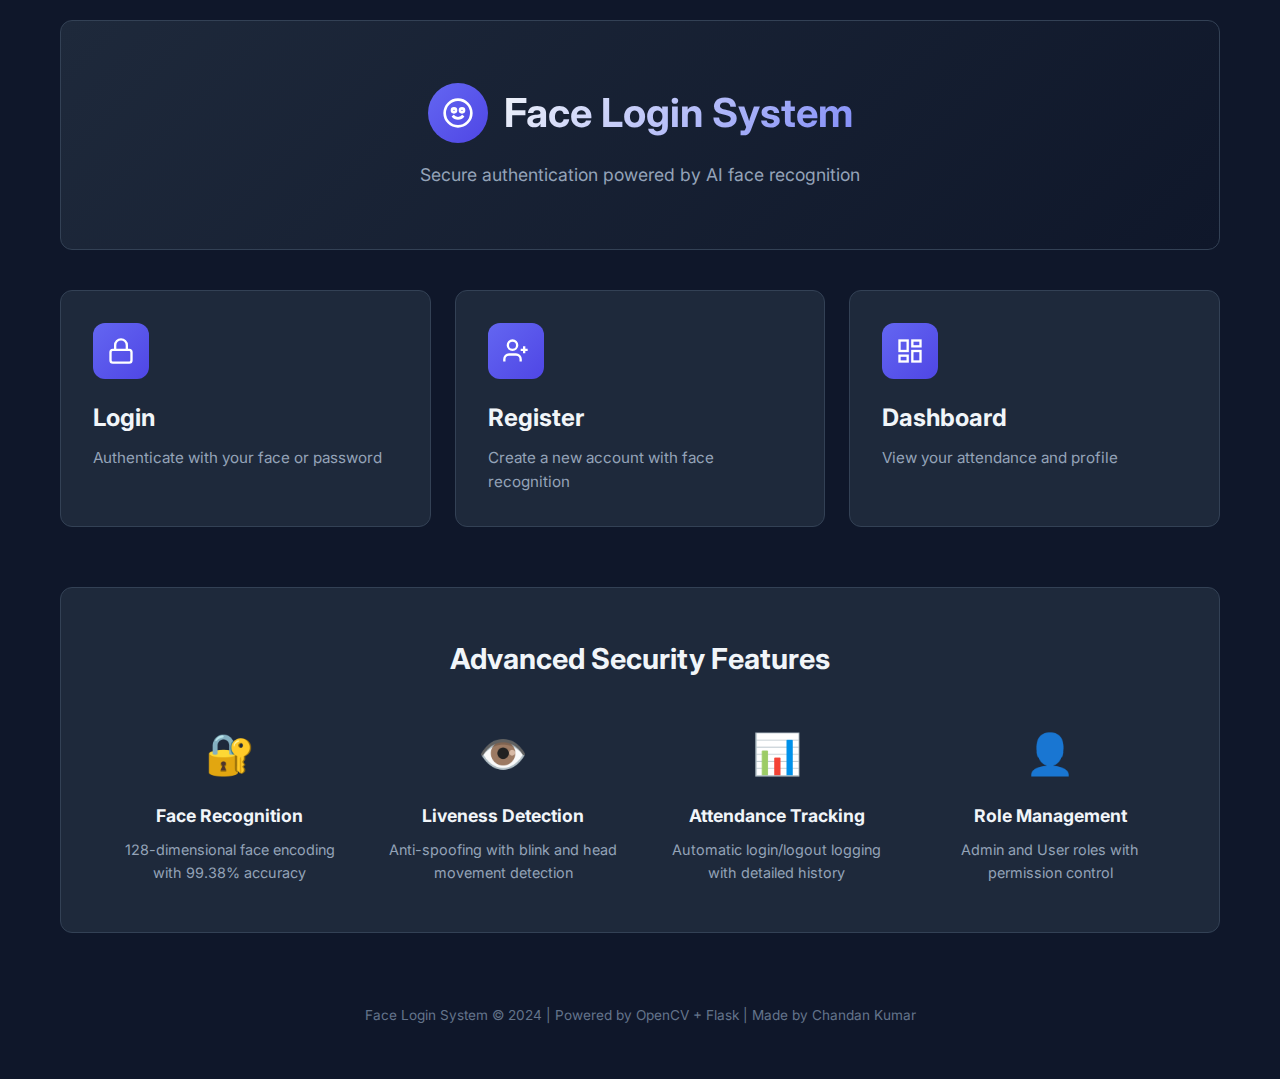
<file: templates/index.html>
<!DOCTYPE html>
<html lang="en">

<head>
    <meta charset="UTF-8">
    <meta name="viewport" content="width=device-width, initial-scale=1.0">
    <title>Face Login System</title>
    <meta name="description" content="Secure face recognition authentication system">
    <link rel="stylesheet" href="/static/css/style.css">
    <link href="https://fonts.googleapis.com/css2?family=Inter:wght@300;400;500;600;700&display=swap" rel="stylesheet">
</head>

<body>
    <div class="app-container">
        <!-- Hero Section -->
        <header class="hero">
            <div class="hero-content">
                <div class="logo-container">
                    <div class="logo-icon">
                        <svg viewBox="0 0 24 24" fill="none" stroke="currentColor" stroke-width="2">
                            <path d="M12 2C6.48 2 2 6.48 2 12s4.48 10 10 10 10-4.48 10-10S17.52 2 12 2z" />
                            <circle cx="9" cy="10" r="1.5" />
                            <circle cx="15" cy="10" r="1.5" />
                            <path d="M8 14s1.5 2 4 2 4-2 4-2" />
                        </svg>
                    </div>
                    <h1>Face Login System</h1>
                </div>
                <p class="hero-tagline">Secure authentication powered by AI face recognition</p>
            </div>
        </header>

        <!-- Main Content -->
        <main class="main-content">
            <div class="feature-cards">
                <a href="/login" class="feature-card login-card">
                    <div class="card-icon">
                        <svg viewBox="0 0 24 24" fill="none" stroke="currentColor" stroke-width="2">
                            <rect x="3" y="11" width="18" height="11" rx="2" ry="2" />
                            <path d="M7 11V7a5 5 0 0 1 10 0v4" />
                        </svg>
                    </div>
                    <h2>Login</h2>
                    <p>Authenticate with your face or password</p>
                    <span class="card-arrow">→</span>
                </a>

                <a href="/register" class="feature-card register-card">
                    <div class="card-icon">
                        <svg viewBox="0 0 24 24" fill="none" stroke="currentColor" stroke-width="2">
                            <path d="M16 21v-2a4 4 0 0 0-4-4H6a4 4 0 0 0-4 4v2" />
                            <circle cx="9" cy="7" r="4" />
                            <path d="M19 8v6M22 11h-6" />
                        </svg>
                    </div>
                    <h2>Register</h2>
                    <p>Create a new account with face recognition</p>
                    <span class="card-arrow">→</span>
                </a>

                <a href="/dashboard" class="feature-card dashboard-card">
                    <div class="card-icon">
                        <svg viewBox="0 0 24 24" fill="none" stroke="currentColor" stroke-width="2">
                            <rect x="3" y="3" width="7" height="9" />
                            <rect x="14" y="3" width="7" height="5" />
                            <rect x="14" y="12" width="7" height="9" />
                            <rect x="3" y="16" width="7" height="5" />
                        </svg>
                    </div>
                    <h2>Dashboard</h2>
                    <p>View your attendance and profile</p>
                    <span class="card-arrow">→</span>
                </a>
            </div>

            <!-- Features Section -->
            <section class="features-section">
                <h2>Advanced Security Features</h2>
                <div class="features-grid">
                    <div class="feature-item">
                        <div class="feature-icon">🔐</div>
                        <h3>Face Recognition</h3>
                        <p>128-dimensional face encoding with 99.38% accuracy</p>
                    </div>
                    <div class="feature-item">
                        <div class="feature-icon">👁️</div>
                        <h3>Liveness Detection</h3>
                        <p>Anti-spoofing with blink and head movement detection</p>
                    </div>
                    <div class="feature-item">
                        <div class="feature-icon">📊</div>
                        <h3>Attendance Tracking</h3>
                        <p>Automatic login/logout logging with detailed history</p>
                    </div>
                    <div class="feature-item">
                        <div class="feature-icon">👤</div>
                        <h3>Role Management</h3>
                        <p>Admin and User roles with permission control</p>
                    </div>
                </div>
            </section>
        </main>

        <!-- Footer -->
        <footer class="footer">
            <p>Face Login System &copy; 2024 | Powered by OpenCV + Flask | Made by Chandan Kumar</p>
        </footer>
    </div>

    <script src="/static/js/camera.js"></script>
</body>

</html>
</file>
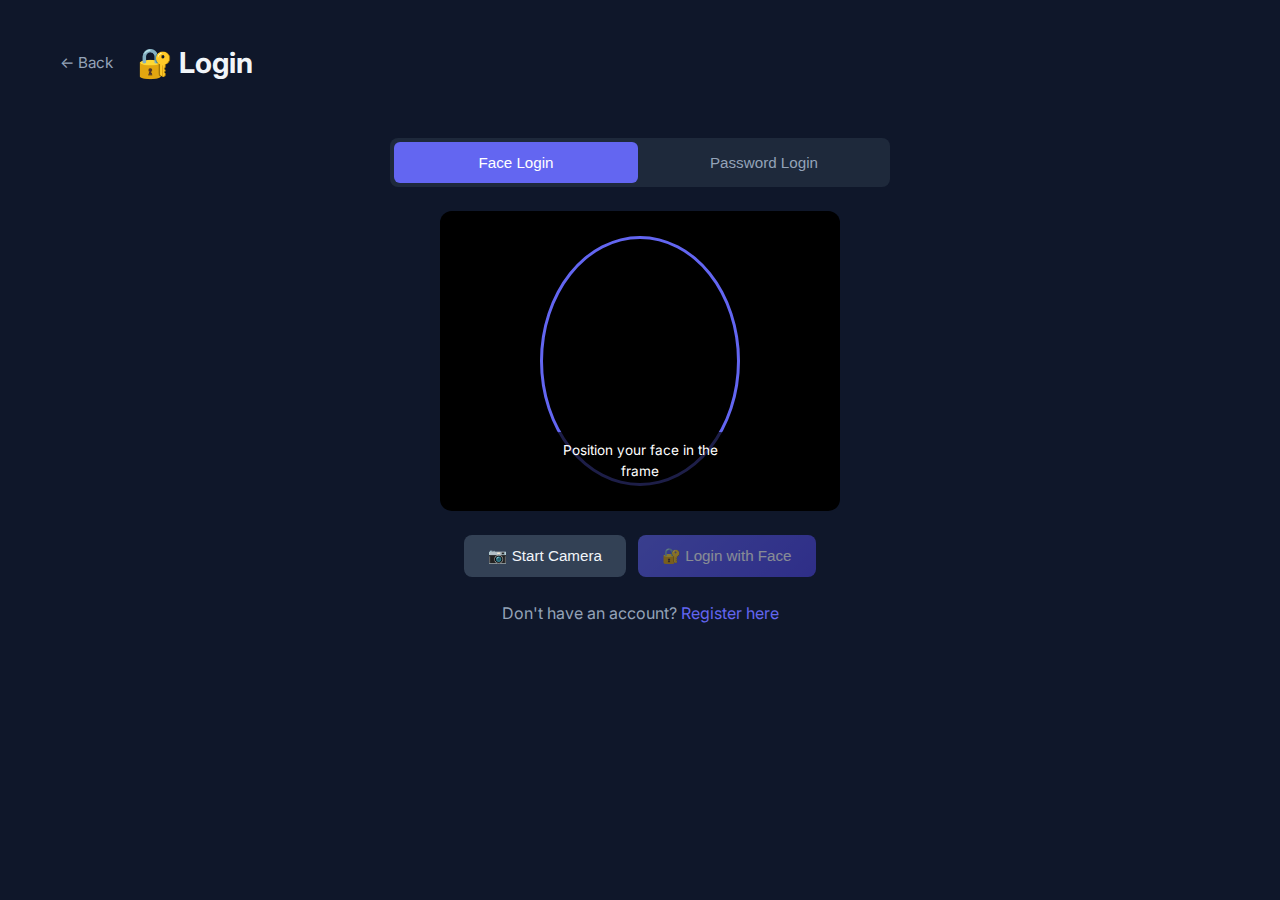
<file: templates/login.html>
<!DOCTYPE html>
<html lang="en">

<head>
    <meta charset="UTF-8">
    <meta name="viewport" content="width=device-width, initial-scale=1.0">
    <title>Login - Face Login System</title>
    <link rel="stylesheet" href="/static/css/style.css">
    <link href="https://fonts.googleapis.com/css2?family=Inter:wght@300;400;500;600;700&display=swap" rel="stylesheet">
</head>

<body>
    <div class="app-container">
        <header class="page-header">
            <a href="/" class="back-link">← Back</a>
            <h1>🔐 Login</h1>
        </header>

        <main class="auth-container">
            <!-- Login Method Tabs -->
            <div class="auth-tabs">
                <button class="tab-btn active" data-tab="face">Face Login</button>
                <button class="tab-btn" data-tab="password">Password Login</button>
            </div>

            <!-- Face Login Tab -->
            <div id="face-tab" class="tab-content active">
                <div class="camera-section">
                    <div class="camera-container">
                        <video id="video" autoplay playsinline></video>
                        <canvas id="canvas" style="display: none;"></canvas>
                        <div class="camera-overlay">
                            <div class="face-frame"></div>
                        </div>
                        <div id="camera-message" class="camera-message">
                            Position your face in the frame
                        </div>
                    </div>

                    <div class="camera-controls">
                        <button id="start-camera-btn" class="btn btn-secondary">
                            📷 Start Camera
                        </button>
                        <button id="capture-btn" class="btn btn-primary" disabled>
                            🔐 Login with Face
                        </button>
                    </div>
                </div>
            </div>

            <!-- Password Login Tab -->
            <div id="password-tab" class="tab-content">
                <form id="password-form" class="auth-form">
                    <div class="form-group">
                        <label for="username">Username or Email</label>
                        <input type="text" id="username" name="username" required
                            placeholder="Enter your username or email">
                    </div>

                    <div class="form-group">
                        <label for="password">Password</label>
                        <input type="password" id="password" name="password" required placeholder="Enter your password">
                    </div>

                    <button type="submit" class="btn btn-primary btn-full">
                        Login
                    </button>
                </form>
            </div>

            <!-- Status Messages -->
            <div id="status-container" class="status-container"></div>

            <!-- Link to Register -->
            <p class="auth-link">
                Don't have an account? <a href="/register">Register here</a>
            </p>
        </main>
    </div>

    <script src="/static/js/camera.js"></script>
    <script>
        // Tab switching
        document.querySelectorAll('.tab-btn').forEach(btn => {
            btn.addEventListener('click', () => {
                document.querySelectorAll('.tab-btn').forEach(b => b.classList.remove('active'));
                document.querySelectorAll('.tab-content').forEach(t => t.classList.remove('active'));
                btn.classList.add('active');
                document.getElementById(btn.dataset.tab + '-tab').classList.add('active');
            });
        });

        // Status display
        function showStatus(message, type = 'info') {
            const container = document.getElementById('status-container');
            container.innerHTML = `<div class="status ${type}">${message}</div>`;
        }

        // Face Login
        const video = document.getElementById('video');
        const canvas = document.getElementById('canvas');
        const startCameraBtn = document.getElementById('start-camera-btn');
        const captureBtn = document.getElementById('capture-btn');
        let stream = null;

        startCameraBtn.addEventListener('click', async () => {
            try {
                stream = await navigator.mediaDevices.getUserMedia({
                    video: { facingMode: 'user', width: 640, height: 480 }
                });
                video.srcObject = stream;
                startCameraBtn.style.display = 'none';
                captureBtn.disabled = false;
                showStatus('Camera ready. Position your face and click Login.', 'success');
            } catch (err) {
                showStatus('Camera access denied: ' + err.message, 'error');
            }
        });

        captureBtn.addEventListener('click', async () => {
            if (!stream) return;

            showStatus('Capturing and processing...', 'info');
            captureBtn.disabled = true;

            // Capture frame
            canvas.width = video.videoWidth;
            canvas.height = video.videoHeight;
            canvas.getContext('2d').drawImage(video, 0, 0);
            const imageData = canvas.toDataURL('image/jpeg', 0.9);

            try {
                const response = await fetch('/api/login/face', {
                    method: 'POST',
                    headers: { 'Content-Type': 'application/json' },
                    body: JSON.stringify({ face_image: imageData })
                });

                const data = await response.json();

                if (data.success) {
                    localStorage.setItem('token', data.access_token);
                    localStorage.setItem('user', JSON.stringify(data.user));
                    showStatus(`Welcome, ${data.user.username}! Confidence: ${data.confidence.toFixed(1)}%`, 'success');
                    setTimeout(() => window.location.href = '/dashboard', 1500);
                } else {
                    showStatus(data.message, 'error');
                    captureBtn.disabled = false;
                }
            } catch (err) {
                showStatus('Login failed: ' + err.message, 'error');
                captureBtn.disabled = false;
            }
        });

        // Password Login
        document.getElementById('password-form').addEventListener('submit', async (e) => {
            e.preventDefault();

            const username = document.getElementById('username').value;
            const password = document.getElementById('password').value;

            showStatus('Logging in...', 'info');

            try {
                const response = await fetch('/api/login/password', {
                    method: 'POST',
                    headers: { 'Content-Type': 'application/json' },
                    body: JSON.stringify({ username, password })
                });

                const data = await response.json();

                if (data.success) {
                    localStorage.setItem('token', data.access_token);
                    localStorage.setItem('user', JSON.stringify(data.user));
                    showStatus(`Welcome, ${data.user.username}!`, 'success');
                    setTimeout(() => window.location.href = '/dashboard', 1000);
                } else {
                    showStatus(data.message, 'error');
                }
            } catch (err) {
                showStatus('Login failed: ' + err.message, 'error');
            }
        });

        // Stop camera on page unload
        window.addEventListener('beforeunload', () => {
            if (stream) stream.getTracks().forEach(t => t.stop());
        });
    </script>
</body>

</html>
</file>
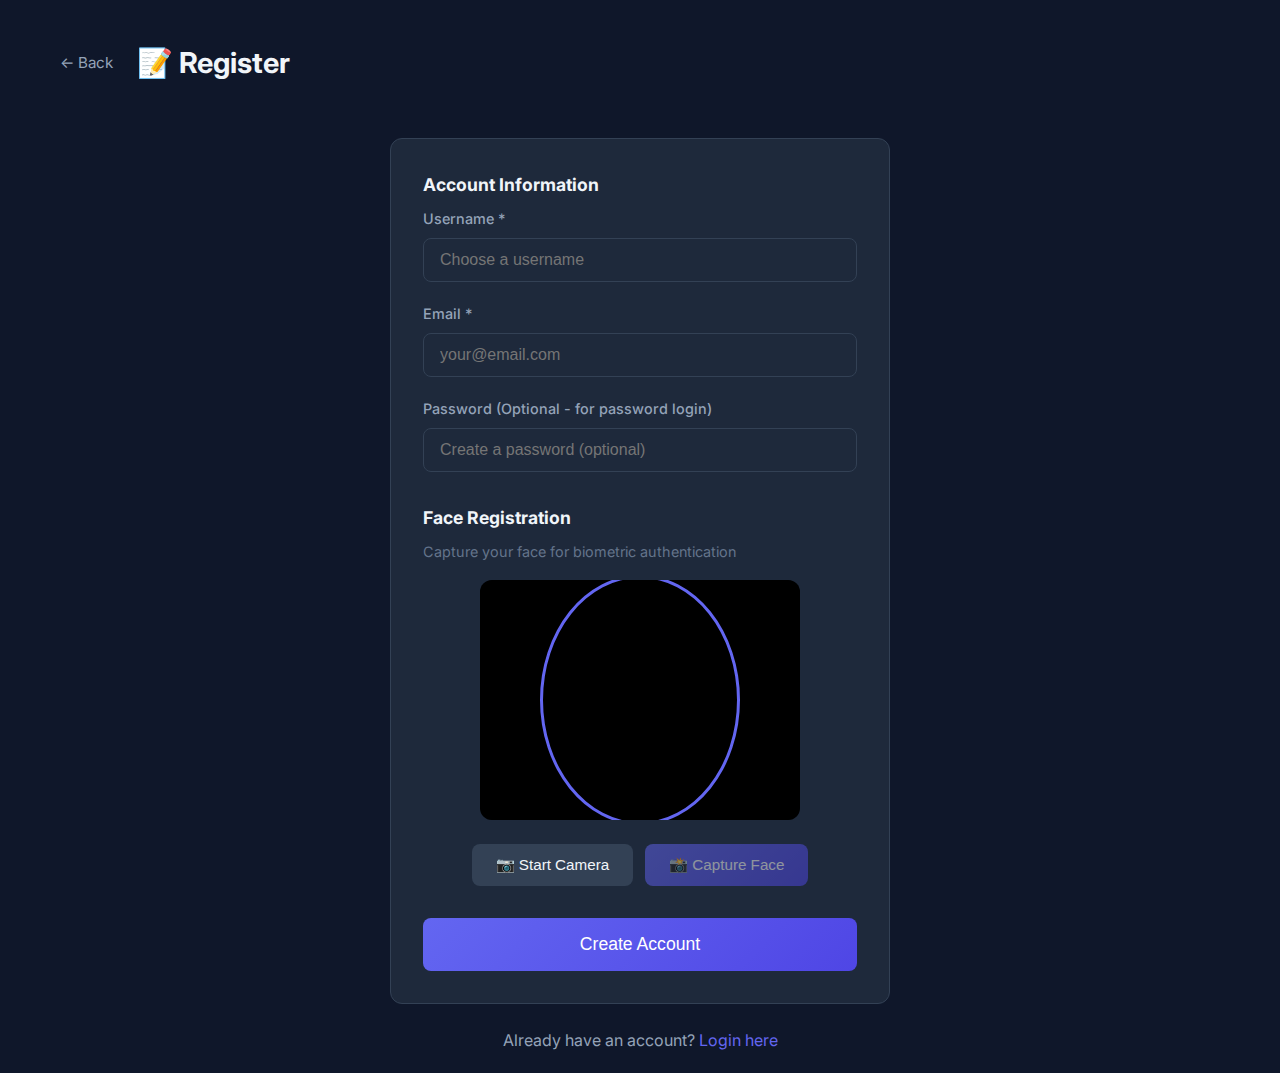
<file: templates/register.html>
<!DOCTYPE html>
<html lang="en">

<head>
    <meta charset="UTF-8">
    <meta name="viewport" content="width=device-width, initial-scale=1.0">
    <title>Register - Face Login System</title>
    <link rel="stylesheet" href="/static/css/style.css">
    <link href="https://fonts.googleapis.com/css2?family=Inter:wght@300;400;500;600;700&display=swap" rel="stylesheet">
</head>

<body>
    <div class="app-container">
        <header class="page-header">
            <a href="/" class="back-link">← Back</a>
            <h1>📝 Register</h1>
        </header>

        <main class="auth-container">
            <form id="register-form" class="auth-form">
                <!-- User Info -->
                <div class="form-section">
                    <h3>Account Information</h3>

                    <div class="form-group">
                        <label for="username">Username *</label>
                        <input type="text" id="username" name="username" required minlength="2"
                            placeholder="Choose a username">
                    </div>

                    <div class="form-group">
                        <label for="email">Email *</label>
                        <input type="email" id="email" name="email" required placeholder="your@email.com">
                    </div>

                    <div class="form-group">
                        <label for="password">Password (Optional - for password login)</label>
                        <input type="password" id="password" name="password" placeholder="Create a password (optional)">
                    </div>
                </div>

                <!-- Face Capture -->
                <div class="form-section">
                    <h3>Face Registration</h3>
                    <p class="section-desc">Capture your face for biometric authentication</p>

                    <div class="camera-section">
                        <div class="camera-container small">
                            <video id="video" autoplay playsinline></video>
                            <canvas id="canvas" style="display: none;"></canvas>
                            <div class="camera-overlay">
                                <div class="face-frame"></div>
                            </div>
                        </div>

                        <div class="camera-controls">
                            <button type="button" id="start-camera-btn" class="btn btn-secondary">
                                📷 Start Camera
                            </button>
                            <button type="button" id="capture-btn" class="btn btn-primary" disabled>
                                📸 Capture Face
                            </button>
                        </div>

                        <div id="preview-container" class="preview-container" style="display: none;">
                            <img id="preview-image" class="preview-image" alt="Captured face">
                            <button type="button" id="retake-btn" class="btn btn-secondary btn-sm">
                                🔄 Retake
                            </button>
                        </div>
                    </div>
                </div>

                <!-- Submit -->
                <button type="submit" class="btn btn-primary btn-full btn-large">
                    Create Account
                </button>
            </form>

            <!-- Status Messages -->
            <div id="status-container" class="status-container"></div>

            <!-- Link to Login -->
            <p class="auth-link">
                Already have an account? <a href="/login">Login here</a>
            </p>
        </main>
    </div>

    <script>
        let stream = null;
        let capturedImage = null;

        const video = document.getElementById('video');
        const canvas = document.getElementById('canvas');
        const startCameraBtn = document.getElementById('start-camera-btn');
        const captureBtn = document.getElementById('capture-btn');
        const previewContainer = document.getElementById('preview-container');
        const previewImage = document.getElementById('preview-image');
        const retakeBtn = document.getElementById('retake-btn');

        function showStatus(message, type = 'info') {
            const container = document.getElementById('status-container');
            container.innerHTML = `<div class="status ${type}">${message}</div>`;
        }

        startCameraBtn.addEventListener('click', async () => {
            try {
                stream = await navigator.mediaDevices.getUserMedia({
                    video: { facingMode: 'user', width: 640, height: 480 }
                });
                video.srcObject = stream;
                video.parentElement.style.display = 'block';
                previewContainer.style.display = 'none';
                startCameraBtn.style.display = 'none';
                captureBtn.disabled = false;
                captureBtn.style.display = 'inline-flex';
            } catch (err) {
                showStatus('Camera access denied: ' + err.message, 'error');
            }
        });

        captureBtn.addEventListener('click', () => {
            canvas.width = video.videoWidth;
            canvas.height = video.videoHeight;
            canvas.getContext('2d').drawImage(video, 0, 0);
            capturedImage = canvas.toDataURL('image/jpeg', 0.9);

            previewImage.src = capturedImage;
            video.parentElement.style.display = 'none';
            previewContainer.style.display = 'block';
            captureBtn.style.display = 'none';

            showStatus('Face captured! Review and submit.', 'success');
        });

        retakeBtn.addEventListener('click', () => {
            capturedImage = null;
            previewContainer.style.display = 'none';
            video.parentElement.style.display = 'block';
            captureBtn.style.display = 'inline-flex';
        });

        document.getElementById('register-form').addEventListener('submit', async (e) => {
            e.preventDefault();

            const username = document.getElementById('username').value.trim();
            const email = document.getElementById('email').value.trim();
            const password = document.getElementById('password').value;

            if (!capturedImage) {
                showStatus('Please capture your face first', 'error');
                return;
            }

            showStatus('Registering...', 'info');

            try {
                const response = await fetch('/api/register', {
                    method: 'POST',
                    headers: { 'Content-Type': 'application/json' },
                    body: JSON.stringify({
                        username,
                        email,
                        password,
                        face_image: capturedImage
                    })
                });

                const data = await response.json();

                if (data.success) {
                    showStatus('Registration successful! Redirecting to login...', 'success');
                    setTimeout(() => window.location.href = '/login', 2000);
                } else {
                    showStatus(data.message, 'error');
                }
            } catch (err) {
                showStatus('Registration failed: ' + err.message, 'error');
            }
        });

        window.addEventListener('beforeunload', () => {
            if (stream) stream.getTracks().forEach(t => t.stop());
        });
    </script>
</body>

</html>
</file>
<file: static/css/style.css>
/**
 * Face Login System - Styles
 * Modern, responsive CSS with dark theme
 */

/* CSS Variables */
:root {
    --primary: #6366f1;
    --primary-dark: #4f46e5;
    --primary-light: #818cf8;
    --secondary: #10b981;
    --warning: #f59e0b;
    --danger: #ef4444;
    --info: #3b82f6;
    
    --bg-dark: #0f172a;
    --bg-card: #1e293b;
    --bg-card-hover: #334155;
    --bg-input: #1e293b;
    
    --text-primary: #f1f5f9;
    --text-secondary: #94a3b8;
    --text-muted: #64748b;
    
    --border-color: #334155;
    --border-radius: 12px;
    --border-radius-sm: 8px;
    
    --shadow: 0 10px 40px rgba(0, 0, 0, 0.3);
    --shadow-sm: 0 4px 20px rgba(0, 0, 0, 0.2);
    
    --transition: all 0.3s ease;
}

/* Reset & Base */
*, *::before, *::after {
    box-sizing: border-box;
    margin: 0;
    padding: 0;
}

html {
    font-size: 16px;
}

body {
    font-family: 'Inter', -apple-system, BlinkMacSystemFont, sans-serif;
    background: var(--bg-dark);
    color: var(--text-primary);
    min-height: 100vh;
    line-height: 1.6;
}

/* App Container */
.app-container {
    max-width: 1200px;
    margin: 0 auto;
    padding: 20px;
    min-height: 100vh;
}

/* Hero Section */
.hero {
    text-align: center;
    padding: 60px 20px;
    background: linear-gradient(135deg, var(--bg-card) 0%, var(--bg-dark) 100%);
    border-radius: var(--border-radius);
    margin-bottom: 40px;
    border: 1px solid var(--border-color);
}

.logo-container {
    display: flex;
    align-items: center;
    justify-content: center;
    gap: 16px;
    margin-bottom: 16px;
}

.logo-icon {
    width: 60px;
    height: 60px;
    background: linear-gradient(135deg, var(--primary) 0%, var(--primary-dark) 100%);
    border-radius: 50%;
    display: flex;
    align-items: center;
    justify-content: center;
    color: white;
}

.logo-icon svg {
    width: 32px;
    height: 32px;
}

.hero h1 {
    font-size: 2.5rem;
    font-weight: 700;
    background: linear-gradient(135deg, var(--text-primary) 0%, var(--primary-light) 100%);
    -webkit-background-clip: text;
    -webkit-text-fill-color: transparent;
}

.hero-tagline {
    color: var(--text-secondary);
    font-size: 1.1rem;
    margin-top: 8px;
}

/* Feature Cards */
.feature-cards {
    display: grid;
    grid-template-columns: repeat(auto-fit, minmax(280px, 1fr));
    gap: 24px;
    margin-bottom: 60px;
}

.feature-card {
    background: var(--bg-card);
    border-radius: var(--border-radius);
    padding: 32px;
    text-decoration: none;
    color: inherit;
    border: 1px solid var(--border-color);
    transition: var(--transition);
    position: relative;
    overflow: hidden;
}

.feature-card:hover {
    transform: translateY(-4px);
    border-color: var(--primary);
    box-shadow: var(--shadow);
}

.feature-card .card-icon {
    width: 56px;
    height: 56px;
    background: linear-gradient(135deg, var(--primary) 0%, var(--primary-dark) 100%);
    border-radius: 12px;
    display: flex;
    align-items: center;
    justify-content: center;
    margin-bottom: 20px;
}

.feature-card .card-icon svg {
    width: 28px;
    height: 28px;
    color: white;
}

.feature-card h2 {
    font-size: 1.5rem;
    margin-bottom: 8px;
}

.feature-card p {
    color: var(--text-secondary);
    font-size: 0.95rem;
}

.feature-card .card-arrow {
    position: absolute;
    bottom: 24px;
    right: 24px;
    font-size: 1.5rem;
    color: var(--primary);
    opacity: 0;
    transform: translateX(-10px);
    transition: var(--transition);
}

.feature-card:hover .card-arrow {
    opacity: 1;
    transform: translateX(0);
}

/* Features Section */
.features-section {
    background: var(--bg-card);
    border-radius: var(--border-radius);
    padding: 48px;
    border: 1px solid var(--border-color);
    margin-bottom: 40px;
}

.features-section h2 {
    text-align: center;
    font-size: 1.8rem;
    margin-bottom: 40px;
}

.features-grid {
    display: grid;
    grid-template-columns: repeat(auto-fit, minmax(220px, 1fr));
    gap: 32px;
}

.feature-item {
    text-align: center;
}

.feature-icon {
    font-size: 2.5rem;
    margin-bottom: 16px;
}

.feature-item h3 {
    font-size: 1.1rem;
    margin-bottom: 8px;
}

.feature-item p {
    color: var(--text-secondary);
    font-size: 0.9rem;
}

/* Page Header */
.page-header {
    display: flex;
    align-items: center;
    gap: 24px;
    margin-bottom: 32px;
    padding: 20px 0;
}

.back-link {
    color: var(--text-secondary);
    text-decoration: none;
    font-size: 0.95rem;
    transition: var(--transition);
}

.back-link:hover {
    color: var(--primary);
}

.page-header h1 {
    font-size: 1.8rem;
}

/* Auth Container */
.auth-container {
    max-width: 500px;
    margin: 0 auto;
}

.auth-tabs {
    display: flex;
    gap: 4px;
    background: var(--bg-card);
    padding: 4px;
    border-radius: var(--border-radius-sm);
    margin-bottom: 24px;
}

.tab-btn {
    flex: 1;
    padding: 12px 24px;
    background: transparent;
    border: none;
    color: var(--text-secondary);
    font-size: 0.95rem;
    font-weight: 500;
    cursor: pointer;
    border-radius: 6px;
    transition: var(--transition);
}

.tab-btn:hover {
    color: var(--text-primary);
}

.tab-btn.active {
    background: var(--primary);
    color: white;
}

.tab-content {
    display: none;
}

.tab-content.active {
    display: block;
}

/* Camera Section */
.camera-section {
    text-align: center;
}

.camera-container {
    position: relative;
    width: 100%;
    max-width: 400px;
    margin: 0 auto 24px;
    border-radius: var(--border-radius);
    overflow: hidden;
    background: #000;
    aspect-ratio: 4/3;
}

.camera-container.small {
    max-width: 320px;
}

.camera-container video {
    width: 100%;
    height: 100%;
    object-fit: cover;
}

.camera-overlay {
    position: absolute;
    top: 0;
    left: 0;
    right: 0;
    bottom: 0;
    display: flex;
    align-items: center;
    justify-content: center;
    pointer-events: none;
}

.face-frame {
    width: 200px;
    height: 250px;
    border: 3px solid var(--primary);
    border-radius: 50%;
    box-shadow: 0 0 0 9999px rgba(0, 0, 0, 0.3);
}

.camera-message {
    position: absolute;
    bottom: 20px;
    left: 50%;
    transform: translateX(-50%);
    background: rgba(0, 0, 0, 0.7);
    color: white;
    padding: 8px 16px;
    border-radius: 20px;
    font-size: 0.85rem;
}

.camera-controls {
    display: flex;
    gap: 12px;
    justify-content: center;
    flex-wrap: wrap;
}

/* Preview Container */
.preview-container {
    text-align: center;
}

.preview-image {
    max-width: 200px;
    border-radius: var(--border-radius);
    margin-bottom: 12px;
    border: 2px solid var(--secondary);
}

/* Forms */
.auth-form {
    background: var(--bg-card);
    padding: 32px;
    border-radius: var(--border-radius);
    border: 1px solid var(--border-color);
}

.form-section {
    margin-bottom: 32px;
}

.form-section h3 {
    font-size: 1.1rem;
    margin-bottom: 8px;
    color: var(--text-primary);
}

.section-desc {
    color: var(--text-muted);
    font-size: 0.9rem;
    margin-bottom: 16px;
}

.form-group {
    margin-bottom: 20px;
}

.form-group label {
    display: block;
    margin-bottom: 8px;
    font-weight: 500;
    color: var(--text-secondary);
    font-size: 0.9rem;
}

.form-group input,
.form-group select {
    width: 100%;
    padding: 12px 16px;
    background: var(--bg-input);
    border: 1px solid var(--border-color);
    border-radius: var(--border-radius-sm);
    color: var(--text-primary);
    font-size: 1rem;
    transition: var(--transition);
}

.form-group input:focus,
.form-group select:focus {
    outline: none;
    border-color: var(--primary);
    box-shadow: 0 0 0 3px rgba(99, 102, 241, 0.2);
}

/* Buttons */
.btn {
    display: inline-flex;
    align-items: center;
    justify-content: center;
    gap: 8px;
    padding: 12px 24px;
    border-radius: var(--border-radius-sm);
    font-size: 0.95rem;
    font-weight: 500;
    cursor: pointer;
    border: none;
    transition: var(--transition);
    text-decoration: none;
}

.btn-primary {
    background: linear-gradient(135deg, var(--primary) 0%, var(--primary-dark) 100%);
    color: white;
}

.btn-primary:hover {
    transform: translateY(-1px);
    box-shadow: 0 4px 20px rgba(99, 102, 241, 0.4);
}

.btn-secondary {
    background: var(--bg-card-hover);
    color: var(--text-primary);
}

.btn-secondary:hover {
    background: var(--border-color);
}

.btn-outline {
    background: transparent;
    border: 1px solid var(--border-color);
    color: var(--text-primary);
}

.btn-outline:hover {
    border-color: var(--primary);
    color: var(--primary);
}

.btn-danger {
    background: var(--danger);
    color: white;
}

.btn-danger:hover {
    background: #dc2626;
}

.btn-full {
    width: 100%;
}

.btn-large {
    padding: 16px 32px;
    font-size: 1.1rem;
}

.btn-sm {
    padding: 8px 16px;
    font-size: 0.85rem;
}

.btn:disabled {
    opacity: 0.5;
    cursor: not-allowed;
}

/* Status Messages */
.status-container {
    margin-top: 20px;
}

.status {
    padding: 12px 16px;
    border-radius: var(--border-radius-sm);
    font-size: 0.9rem;
    text-align: center;
}

.status.info {
    background: rgba(59, 130, 246, 0.2);
    color: var(--info);
    border: 1px solid rgba(59, 130, 246, 0.3);
}

.status.success {
    background: rgba(16, 185, 129, 0.2);
    color: var(--secondary);
    border: 1px solid rgba(16, 185, 129, 0.3);
}

.status.error {
    background: rgba(239, 68, 68, 0.2);
    color: var(--danger);
    border: 1px solid rgba(239, 68, 68, 0.3);
}

/* Auth Link */
.auth-link {
    text-align: center;
    margin-top: 24px;
    color: var(--text-secondary);
}

.auth-link a {
    color: var(--primary);
    text-decoration: none;
}

.auth-link a:hover {
    text-decoration: underline;
}

/* Dashboard */
.dashboard-header {
    display: flex;
    justify-content: space-between;
    align-items: center;
    padding: 16px 24px;
    background: var(--bg-card);
    border-radius: var(--border-radius);
    margin-bottom: 32px;
    border: 1px solid var(--border-color);
}

.admin-header {
    border-left: 3px solid var(--warning);
}

.header-left {
    display: flex;
    align-items: center;
    gap: 16px;
}

.logo-small {
    font-size: 1.1rem;
    font-weight: 600;
    color: var(--text-primary);
    text-decoration: none;
}

.admin-badge {
    background: var(--warning);
    color: #000;
    padding: 4px 12px;
    border-radius: 20px;
    font-size: 0.75rem;
    font-weight: 600;
}

.header-right {
    display: flex;
    align-items: center;
    gap: 16px;
}

.user-info {
    color: var(--text-secondary);
    font-size: 0.9rem;
}

.dashboard-welcome {
    text-align: center;
    margin-bottom: 40px;
}

.dashboard-welcome h1 {
    font-size: 2rem;
    margin-bottom: 8px;
}

.dashboard-welcome p {
    color: var(--text-secondary);
}

/* Stats Grid */
.stats-grid {
    display: grid;
    grid-template-columns: repeat(auto-fit, minmax(200px, 1fr));
    gap: 20px;
    margin-bottom: 40px;
}

.stat-card {
    background: var(--bg-card);
    border-radius: var(--border-radius);
    padding: 24px;
    display: flex;
    align-items: center;
    gap: 16px;
    border: 1px solid var(--border-color);
}

.stat-icon {
    font-size: 2rem;
}

.stat-content h3 {
    font-size: 1.8rem;
    font-weight: 700;
}

.stat-content p {
    color: var(--text-secondary);
    font-size: 0.85rem;
}

/* Admin Stats */
.admin-stats {
    display: grid;
    grid-template-columns: repeat(auto-fit, minmax(180px, 1fr));
    gap: 16px;
    margin-bottom: 32px;
}

.admin-stats .stat-card {
    text-align: center;
    flex-direction: column;
}

.admin-stats .stat-card.primary { border-left: 3px solid var(--primary); }
.admin-stats .stat-card.success { border-left: 3px solid var(--secondary); }
.admin-stats .stat-card.info { border-left: 3px solid var(--info); }
.admin-stats .stat-card.warning { border-left: 3px solid var(--warning); }

/* Admin Tabs */
.admin-tabs {
    display: flex;
    gap: 4px;
    margin-bottom: 24px;
    flex-wrap: wrap;
}

/* Dashboard Section */
.dashboard-section {
    background: var(--bg-card);
    border-radius: var(--border-radius);
    padding: 24px;
    border: 1px solid var(--border-color);
    margin-bottom: 24px;
}

.dashboard-section h2 {
    font-size: 1.2rem;
    margin-bottom: 20px;
}

/* Tables */
.table-container {
    overflow-x: auto;
}

.data-table {
    width: 100%;
    border-collapse: collapse;
}

.data-table th,
.data-table td {
    padding: 12px 16px;
    text-align: left;
    border-bottom: 1px solid var(--border-color);
}

.data-table th {
    background: var(--bg-card-hover);
    font-weight: 600;
    font-size: 0.85rem;
    color: var(--text-secondary);
    text-transform: uppercase;
}

.data-table td {
    font-size: 0.9rem;
}

.data-table tr:hover {
    background: var(--bg-card-hover);
}

.data-table tr.row-error {
    background: rgba(239, 68, 68, 0.1);
}

/* Badges */
.badge {
    display: inline-block;
    padding: 4px 10px;
    border-radius: 20px;
    font-size: 0.75rem;
    font-weight: 600;
}

.badge-admin { background: var(--warning); color: #000; }
.badge-user { background: var(--primary); color: white; }
.badge-face { background: var(--secondary); color: white; }
.badge-password { background: var(--info); color: white; }
.badge-active { background: var(--secondary); color: white; }
.badge-inactive { background: var(--text-muted); color: white; }
.badge-success { background: var(--secondary); color: white; }
.badge-error { background: var(--danger); color: white; }

/* Admin Link Section */
.admin-link-section {
    text-align: center;
    margin-top: 32px;
}

/* Footer */
.footer {
    text-align: center;
    padding: 32px 0;
    color: var(--text-muted);
    font-size: 0.85rem;
}

/* Responsive */
@media (max-width: 768px) {
    .hero {
        padding: 40px 20px;
    }
    
    .hero h1 {
        font-size: 1.8rem;
    }
    
    .features-section {
        padding: 32px 20px;
    }
    
    .dashboard-header {
        flex-direction: column;
        gap: 16px;
        text-align: center;
    }
    
    .auth-form {
        padding: 24px 20px;
    }
}
</file>
